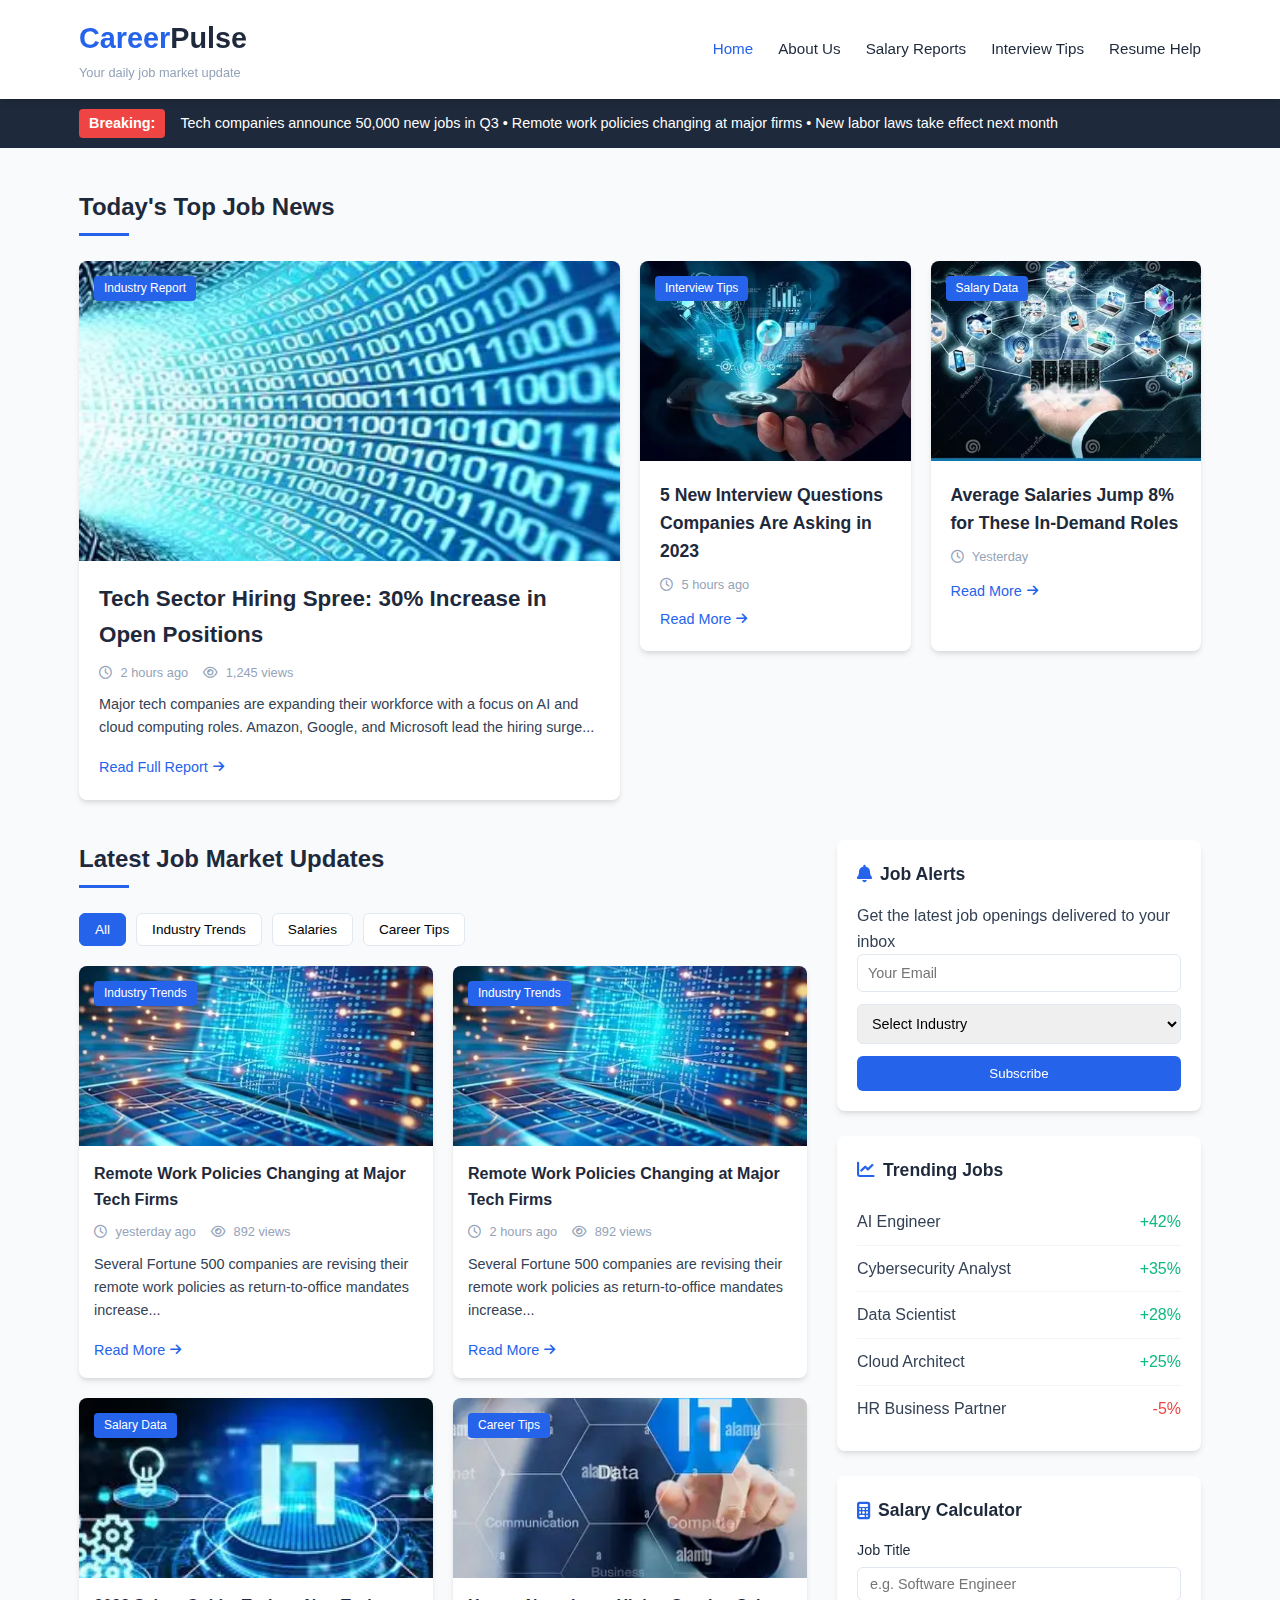
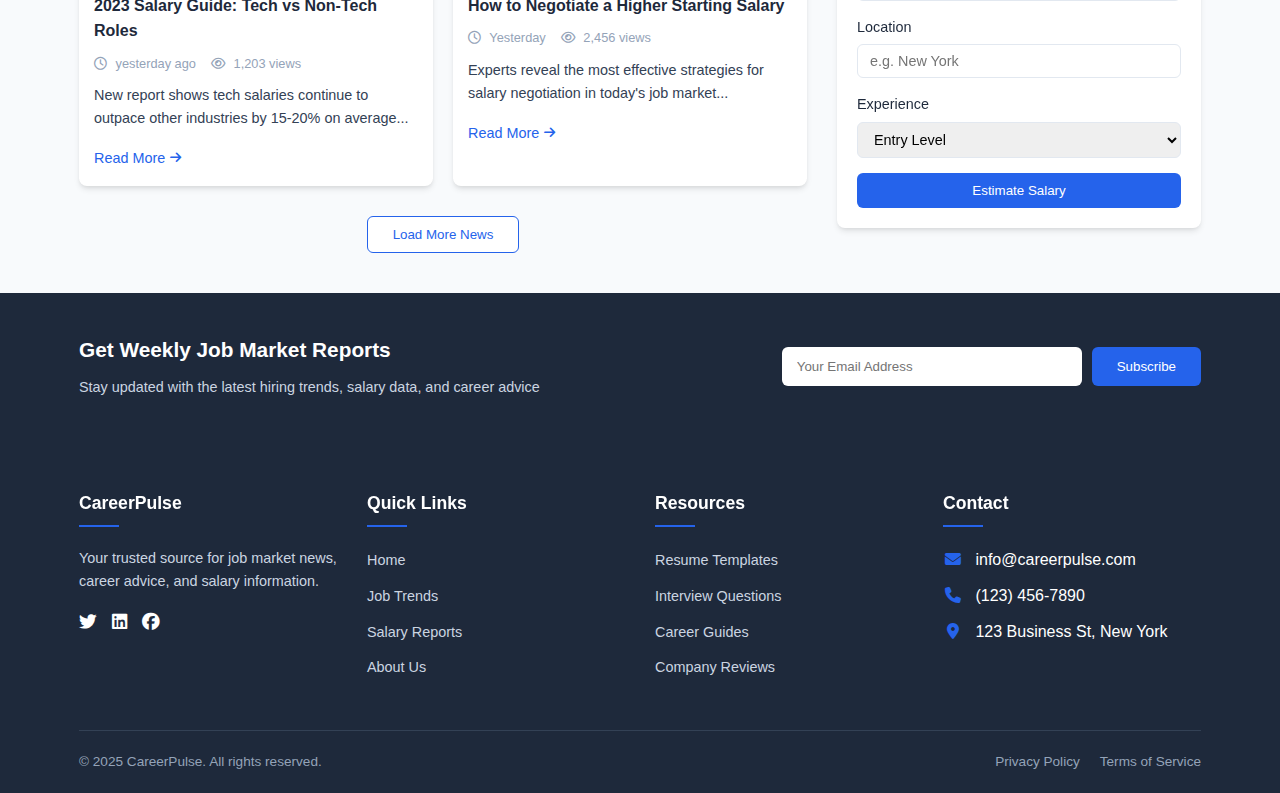
<file: index.html>
<!DOCTYPE html>
<html lang="en">
<head>
    <meta charset="UTF-8">
    <meta name="viewport" content="width=device-width, initial-scale=1.0">
    <title>CareerPulse - Job News Updates</title>
    <link rel="stylesheet" href="https://cdnjs.cloudflare.com/ajax/libs/font-awesome/6.4.0/css/all.min.css">
    <link rel="stylesheet" href="blog.css">
</head>
<body>
    <header class="header">
        <div class="container">
            <div class="logo">
                <h1><span>Career</span>Pulse</h1>
                <p>Your daily job market update</p>
            </div>
            <nav class="navbar">
                <ul>
                    <li><a href="#" class="active">Home</a></li>
                    <li><a href="./blog-about.html">About Us</a></li>
                    <li><a href="#">Salary Reports</a></li>
                    <li><a href="#">Interview Tips</a></li>
                    <li><a href="#">Resume Help</a></li>
                </ul>
            </nav>
            <div class="mobile-menu-btn">
                <i class="fas fa-bars"></i>
            </div>
        </div>
    </header>

    <div class="breaking-news">
        <div class="container">
            <span class="breaking-label">Breaking:</span>
            <div class="">
                <span> Tech companies announce 50,000 new jobs in Q3 • Remote work policies changing at major firms • New labor laws take effect next month</span>
            </div>
        </div>
    </div>

    <main class="main-content">
        <div class="container">
            <section class="featured-job-news">
                <h2 class="section-title">Today's Top Job News</h2>
                <div class="featured-grid">
                    <article class="featured-card main-feature">
                        <div class="news-image">
                            <img src="./public/img1.webp" alt="Job News">
                            <span class="news-category">Industry Report</span>
                        </div>
                        <div class="news-content">
                            <h3>Tech Sector Hiring Spree: 30% Increase in Open Positions</h3>
                            <div class="news-meta">
                                <span><i class="far fa-clock"></i> 2 hours ago</span>
                                <span><i class="far fa-eye"></i> 1,245 views</span>
                            </div>
                            <p>Major tech companies are expanding their workforce with a focus on AI and cloud computing roles. Amazon, Google, and Microsoft lead the hiring surge...</p>
                            <a href="#" class="read-more">Read Full Report <i class="fas fa-arrow-right"></i></a>
                        </div>
                    </article>

                    <article class="featured-card">
                        <div class="news-image">
                            <img src="../public/img2.webp" alt="Job News">
                            <span class="news-category">Interview Tips</span>
                        </div>
                        <div class="news-content">
                            <h3>5 New Interview Questions Companies Are Asking in 2023</h3>
                            <div class="news-meta">
                                <span><i class="far fa-clock"></i> 5 hours ago</span>
                            </div>
                            <a href="#" class="read-more">Read More <i class="fas fa-arrow-right"></i></a>
                        </div>
                    </article>

                    <article class="featured-card">
                        <div class="news-image">
                            <img src="../public/img3.webp" alt="Job News">
                            <span class="news-category">Salary Data</span>
                        </div>
                        <div class="news-content">
                            <h3>Average Salaries Jump 8% for These In-Demand Roles</h3>
                            <div class="news-meta">
                                <span><i class="far fa-clock"></i> Yesterday</span>
                            </div>
                            <a href="#" class="read-more">Read More <i class="fas fa-arrow-right"></i></a>
                        </div>
                    </article>
                </div>
            </section>

            <div class="content-wrapper">
                <section class="latest-job-news">
                    <h2 class="section-title">Latest Job Market Updates</h2>
                    <div class="news-filters">
                        <button class="filter-btn active" data-category="all">All</button>
                        <button class="filter-btn" data-category="trends">Industry Trends</button>
                        <button class="filter-btn" data-category="salaries">Salaries</button>
                        <button class="filter-btn" data-category="tips">Career Tips</button>
                    </div>
                    <div class="news-grid" id="newsContainer">
                        <!-- News articles will be loaded here by JavaScript -->
                    </div>
                    <button class="load-more" id="loadMore">Load More News</button>
                </section>

                <aside class="sidebar">
                    <div class="sidebar-widget job-alerts">
                        <h3><i class="fas fa-bell"></i> Job Alerts</h3>
                        <p>Get the latest job openings delivered to your inbox</p>
                        <form class="alert-form">
                            <input type="email" placeholder="Your Email">
                            <select>
                                <option>Select Industry</option>
                                <option>Technology</option>
                                <option>Healthcare</option>
                                <option>Finance</option>
                                <option>Education</option>
                            </select>
                            <button type="submit">Subscribe</button>
                        </form>
                    </div>

                    <div class="sidebar-widget trending-jobs">
                        <h3><i class="fas fa-chart-line"></i> Trending Jobs</h3>
                        <ul>
                            <li>
                                <span>AI Engineer</span>
                                <span class="trend-up">+42%</span>
                            </li>
                            <li>
                                <span>Cybersecurity Analyst</span>
                                <span class="trend-up">+35%</span>
                            </li>
                            <li>
                                <span>Data Scientist</span>
                                <span class="trend-up">+28%</span>
                            </li>
                            <li>
                                <span>Cloud Architect</span>
                                <span class="trend-up">+25%</span>
                            </li>
                            <li>
                                <span>HR Business Partner</span>
                                <span class="trend-down">-5%</span>
                            </li>
                        </ul>
                    </div>

                    <div class="sidebar-widget salary-calculator">
                        <h3><i class="fas fa-calculator"></i> Salary Calculator</h3>
                        <div class="calculator">
                            <div class="form-group">
                                <label>Job Title</label>
                                <input type="text" placeholder="e.g. Software Engineer">
                            </div>
                            <div class="form-group">
                                <label>Location</label>
                                <input type="text" placeholder="e.g. New York">
                            </div>
                            <div class="form-group">
                                <label>Experience</label>
                                <select>
                                    <option>Entry Level</option>
                                    <option>Mid Level</option>
                                    <option>Senior Level</option>
                                </select>
                            </div>
                            <button class="calculate-btn">Estimate Salary</button>
                        </div>
                    </div>
                </aside>
            </div>
        </div>
    </main>

    <section class="newsletter">
        <div class="container">
            <div class="newsletter-content">
                <h3>Get Weekly Job Market Reports</h3>
                <p>Stay updated with the latest hiring trends, salary data, and career advice</p>
            </div>
            <form class="newsletter-form">
                <input type="email" placeholder="Your Email Address">
                <button type="submit">Subscribe</button>
            </form>
        </div>
    </section>

    <footer class="footer">
        <div class="container">
            <div class="footer-grid">
                <div class="footer-col">
                    <h4>CareerPulse</h4>
                    <p>Your trusted source for job market news, career advice, and salary information.</p>
                    <div class="social-links">
                        <a href="#"><i class="fab fa-twitter"></i></a>
                        <a href="#"><i class="fab fa-linkedin"></i></a>
                        <a href="#"><i class="fab fa-facebook"></i></a>
                    </div>
                </div>
                <div class="footer-col">
                    <h4>Quick Links</h4>
                    <ul>
                        <li><a href="#">Home</a></li>
                        <li><a href="#">Job Trends</a></li>
                        <li><a href="#">Salary Reports</a></li>
                        <li><a href="./blog-about.html">About Us</a></li>
                    </ul>
                </div>
                <div class="footer-col">
                    <h4>Resources</h4>
                    <ul>
                        <li><a href="#">Resume Templates</a></li>
                        <li><a href="#">Interview Questions</a></li>
                        <li><a href="#">Career Guides</a></li>
                        <li><a href="#">Company Reviews</a></li>
                    </ul>
                </div>
                <div class="footer-col">
                    <h4>Contact</h4>
                    <ul>
                        <li><i class="fas fa-envelope"></i> info@careerpulse.com</li>
                        <li><i class="fas fa-phone"></i> (123) 456-7890</li>
                        <li><i class="fas fa-map-marker-alt"></i> 123 Business St, New York</li>
                    </ul>
                </div>
            </div>
            <div class="footer-bottom">
                <p>&copy; 2025 CareerPulse. All rights reserved.</p>
                <div class="footer-links">
                    <a href="#">Privacy Policy</a>
                    <a href="#">Terms of Service</a>
                </div>
            </div>
        </div>
    </footer>

    <script src="blog.js"></script>

    <script type="text/javascript">
    (function (l) {
      if (l.search[1] === "/") {
        var decoded = l.search
          .slice(1)
          .split("&")
          .map(function (s) {
            return s.replace(/~and~/g, "&");
          })
          .join("?");
        window.history.replaceState(
          null,
          null,
          l.pathname.slice(0, -1) + decoded + l.hash
        );
      }
    })(window.location);
  </script>
</body>
</html>
</file>
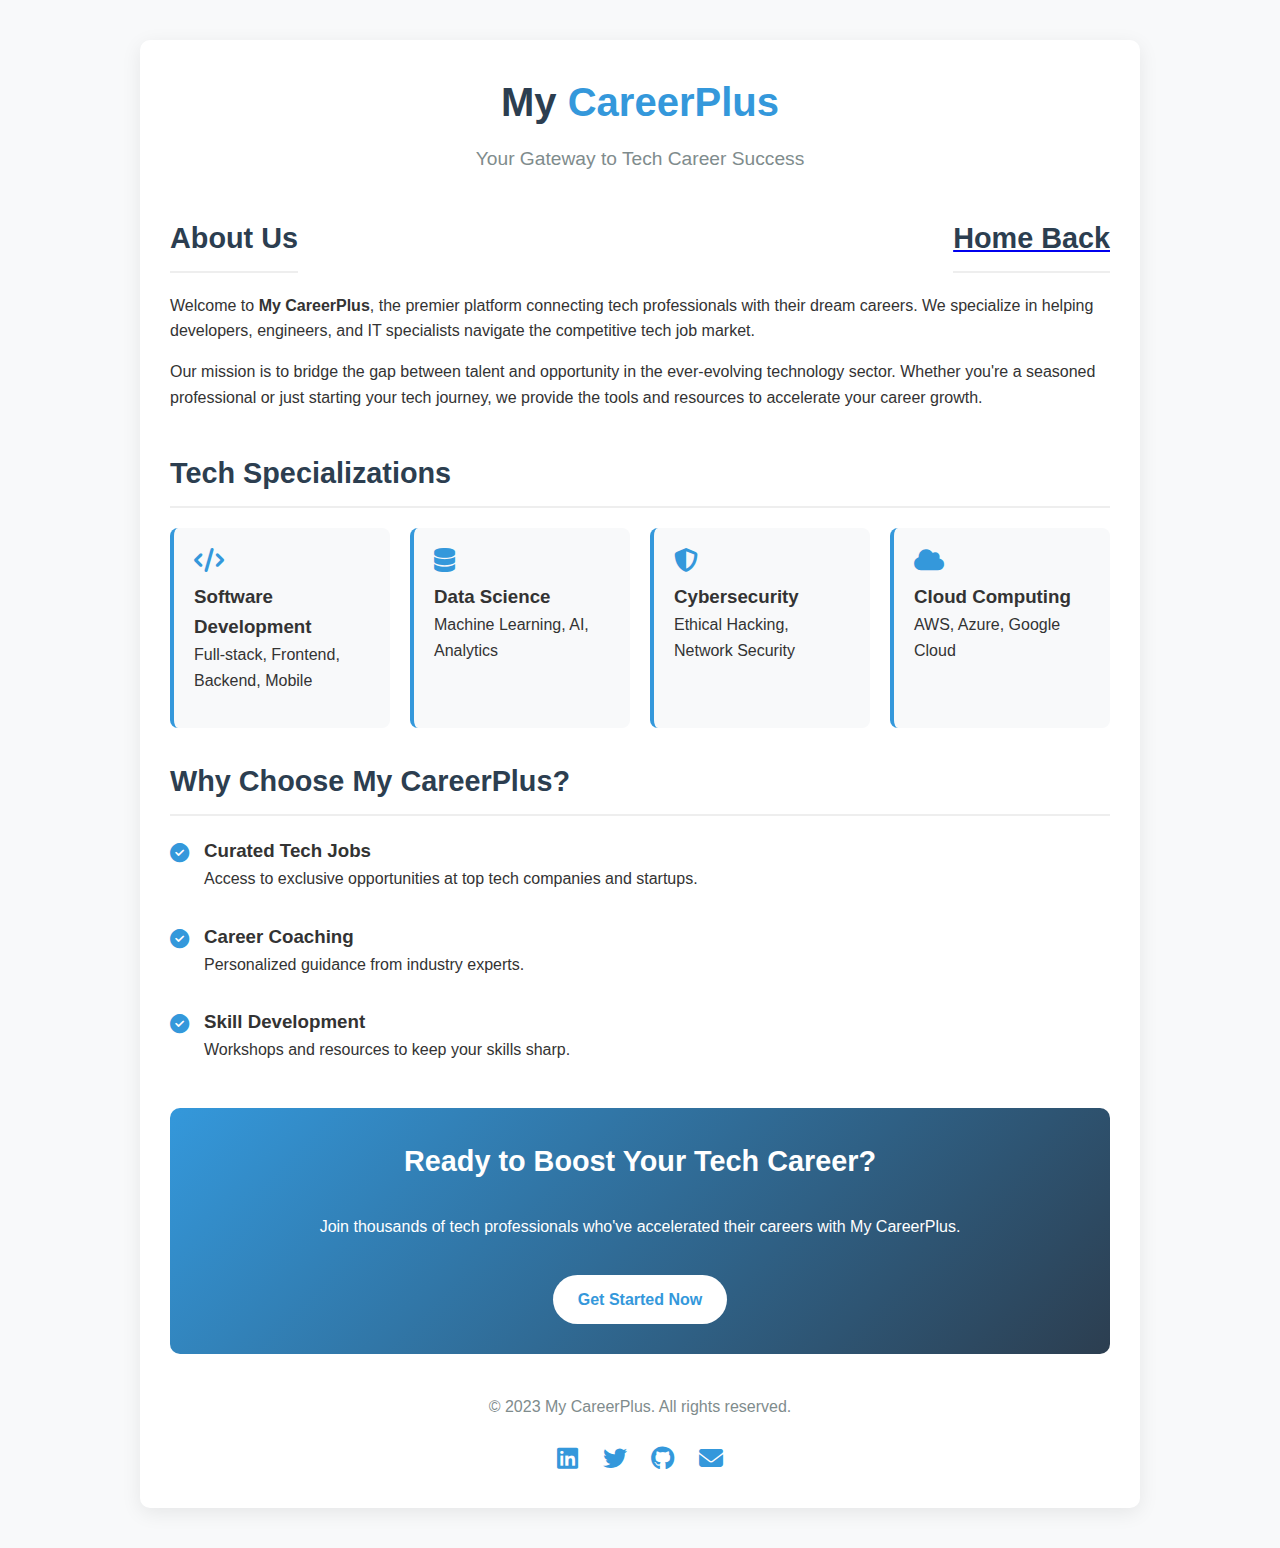
<file: blog-about.html>
<!DOCTYPE html>
<html lang="en">
<head>
    <meta charset="UTF-8">
    <meta name="viewport" content="width=device-width, initial-scale=1.0">
    <title>My CareerPlus | Tech Career Hub</title>
    <link rel="stylesheet" href="https://cdnjs.cloudflare.com/ajax/libs/font-awesome/6.4.0/css/all.min.css">
    <style>
        /* CSS Reset & Base Styles */
        * {
            margin: 0;
            padding: 0;
            box-sizing: border-box;
            font-family: 'Segoe UI', Tahoma, Geneva, Verdana, sans-serif;
        }

        body {
            background-color: #f8f9fa;
            color: #333;
            line-height: 1.6;
        }

        /* Container */
        .container {
            max-width: 1000px;
            margin: 40px auto;
            padding: 30px;
            background: #fff;
            border-radius: 10px;
            box-shadow: 0 5px 20px rgba(0, 0, 0, 0.08);
        }

        /* Header */
        header {
            text-align: center;
            margin-bottom: 40px;
        }

        .logo {
            font-size: 2.5rem;
            font-weight: 700;
            color: #2c3e50;
            margin-bottom: 10px;
        }

        .logo span {
            color: #3498db;
        }

        .tagline {
            color: #7f8c8d;
            font-size: 1.2rem;
        }

        /* About Section */
        .about-section {
            margin-bottom: 40px;
        }

        h2 {
            color: #2c3e50;
            margin-bottom: 20px;
            font-size: 1.8rem;
            border-bottom: 2px solid #eee;
            padding-bottom: 10px;
        }

        p {
            margin-bottom: 15px;
        }

        /* Tech Skills Grid */
        .skills-grid {
            display: grid;
            grid-template-columns: repeat(auto-fill, minmax(200px, 1fr));
            gap: 20px;
            margin-bottom: 30px;
        }

        .skill-card {
            background: #f8f9fa;
            padding: 20px;
            border-radius: 8px;
            border-left: 4px solid #3498db;
            transition: transform 0.3s;
        }

        .skill-card:hover {
            transform: translateY(-5px);
            box-shadow: 0 5px 15px rgba(0, 0, 0, 0.1);
        }

        .skill-card i {
            font-size: 1.5rem;
            color: #3498db;
            margin-bottom: 10px;
        }

        /* Career Highlights */
        .highlights {
            margin-bottom: 30px;
        }

        .highlight-item {
            display: flex;
            margin-bottom: 15px;
        }

        .highlight-icon {
            color: #3498db;
            font-size: 1.2rem;
            margin-right: 15px;
            margin-top: 3px;
        }

        /* Call to Action */
        .cta {
            background: linear-gradient(135deg, #3498db, #2c3e50);
            color: white;
            padding: 30px;
            border-radius: 10px;
            text-align: center;
        }

        .cta h2 {
            color: white;
            border-bottom: none;
        }

        .cta-btn {
            display: inline-block;
            background: white;
            color: #3498db;
            padding: 12px 25px;
            border-radius: 50px;
            text-decoration: none;
            font-weight: 600;
            margin-top: 20px;
            transition: all 0.3s;
        }

        .cta-btn:hover {
            transform: scale(1.05);
            box-shadow: 0 5px 15px rgba(0, 0, 0, 0.2);
        }

        /* Footer */
        footer {
            text-align: center;
            margin-top: 40px;
            color: #7f8c8d;
        }

        .social-links {
            margin-top: 20px;
        }

        .social-links a {
            color: #3498db;
            font-size: 1.5rem;
            margin: 0 10px;
            transition: all 0.3s;
        }

        .social-links a:hover {
            color: #2c3e50;
        }
        .home {
            display: flex;
            justify-content: space-between;
        }
    </style>
</head>
<body>
    <div class="container">
        <header>
            <div class="logo">My <span>CareerPlus</span></div>
            <p class="tagline">Your Gateway to Tech Career Success</p>
        </header>

        <section class="about-section">
           <div class="home"> <h2>About Us</h2> <a href="./index.html"><h2>Home Back</h2></a></div>
            <p>Welcome to <strong>My CareerPlus</strong>, the premier platform connecting tech professionals with their dream careers. We specialize in helping developers, engineers, and IT specialists navigate the competitive tech job market.</p>
            <p>Our mission is to bridge the gap between talent and opportunity in the ever-evolving technology sector. Whether you're a seasoned professional or just starting your tech journey, we provide the tools and resources to accelerate your career growth.</p>
        </section>

        <section class="skills-section">
            <h2>Tech Specializations</h2>
            <div class="skills-grid">
                <div class="skill-card">
                    <i class="fas fa-code"></i>
                    <h3>Software Development</h3>
                    <p>Full-stack, Frontend, Backend, Mobile</p>
                </div>
                <div class="skill-card">
                    <i class="fas fa-database"></i>
                    <h3>Data Science</h3>
                    <p>Machine Learning, AI, Analytics</p>
                </div>
                <div class="skill-card">
                    <i class="fas fa-shield-alt"></i>
                    <h3>Cybersecurity</h3>
                    <p>Ethical Hacking, Network Security</p>
                </div>
                <div class="skill-card">
                    <i class="fas fa-cloud"></i>
                    <h3>Cloud Computing</h3>
                    <p>AWS, Azure, Google Cloud</p>
                </div>
            </div>
        </section>

        <section class="highlights">
            <h2>Why Choose My CareerPlus?</h2>
            <div class="highlight-item">
                <div class="highlight-icon"><i class="fas fa-check-circle"></i></div>
                <div>
                    <h3>Curated Tech Jobs</h3>
                    <p>Access to exclusive opportunities at top tech companies and startups.</p>
                </div>
            </div>
            <div class="highlight-item">
                <div class="highlight-icon"><i class="fas fa-check-circle"></i></div>
                <div>
                    <h3>Career Coaching</h3>
                    <p>Personalized guidance from industry experts.</p>
                </div>
            </div>
            <div class="highlight-item">
                <div class="highlight-icon"><i class="fas fa-check-circle"></i></div>
                <div>
                    <h3>Skill Development</h3>
                    <p>Workshops and resources to keep your skills sharp.</p>
                </div>
            </div>
        </section>

        <section class="cta">
            <h2>Ready to Boost Your Tech Career?</h2>
            <p>Join thousands of tech professionals who've accelerated their careers with My CareerPlus.</p>
            <a href="#" class="cta-btn">Get Started Now</a>
        </section>

        <footer>
            <p>© 2023 My CareerPlus. All rights reserved.</p>
            <div class="social-links">
                <a href="#"><i class="fab fa-linkedin"></i></a>
                <a href="#"><i class="fab fa-twitter"></i></a>
                <a href="#"><i class="fab fa-github"></i></a>
                <a href="#"><i class="fas fa-envelope"></i></a>
            </div>
        </footer>
    </div>
</body>
</html>
</file>
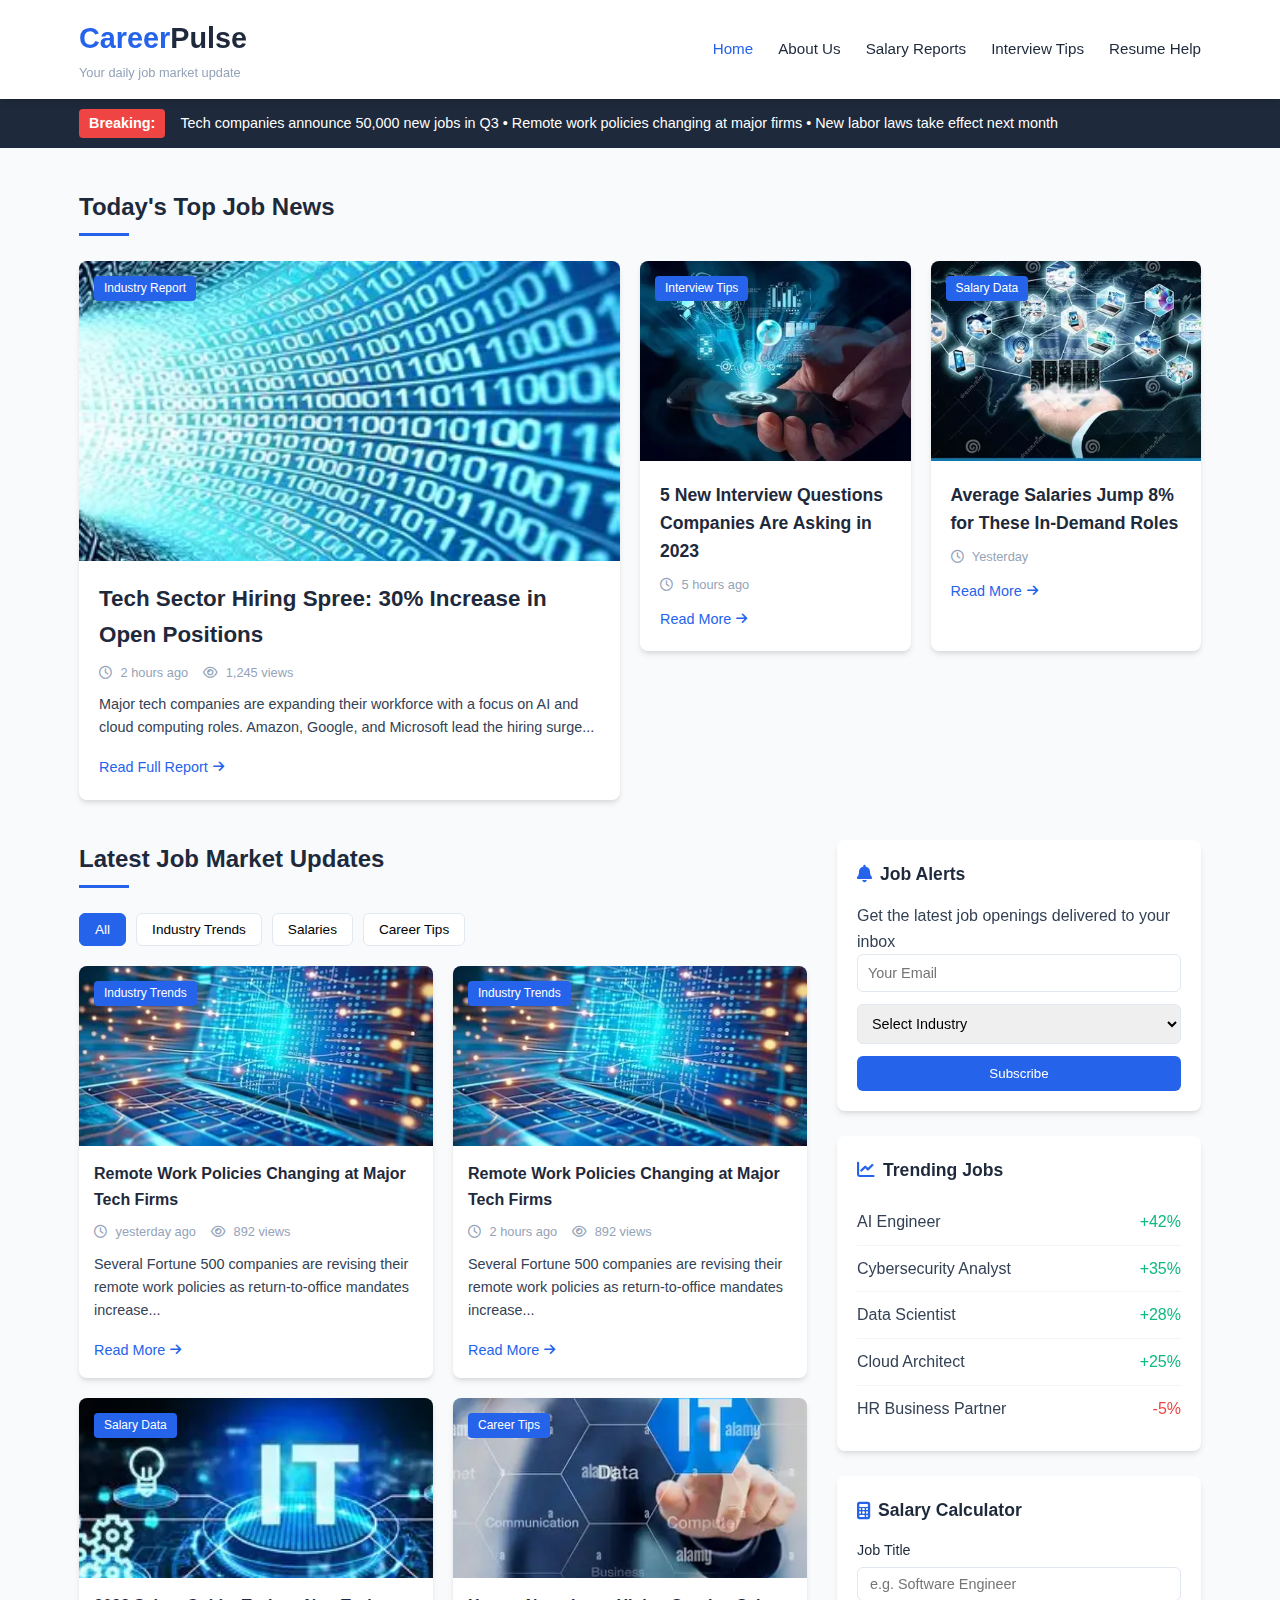
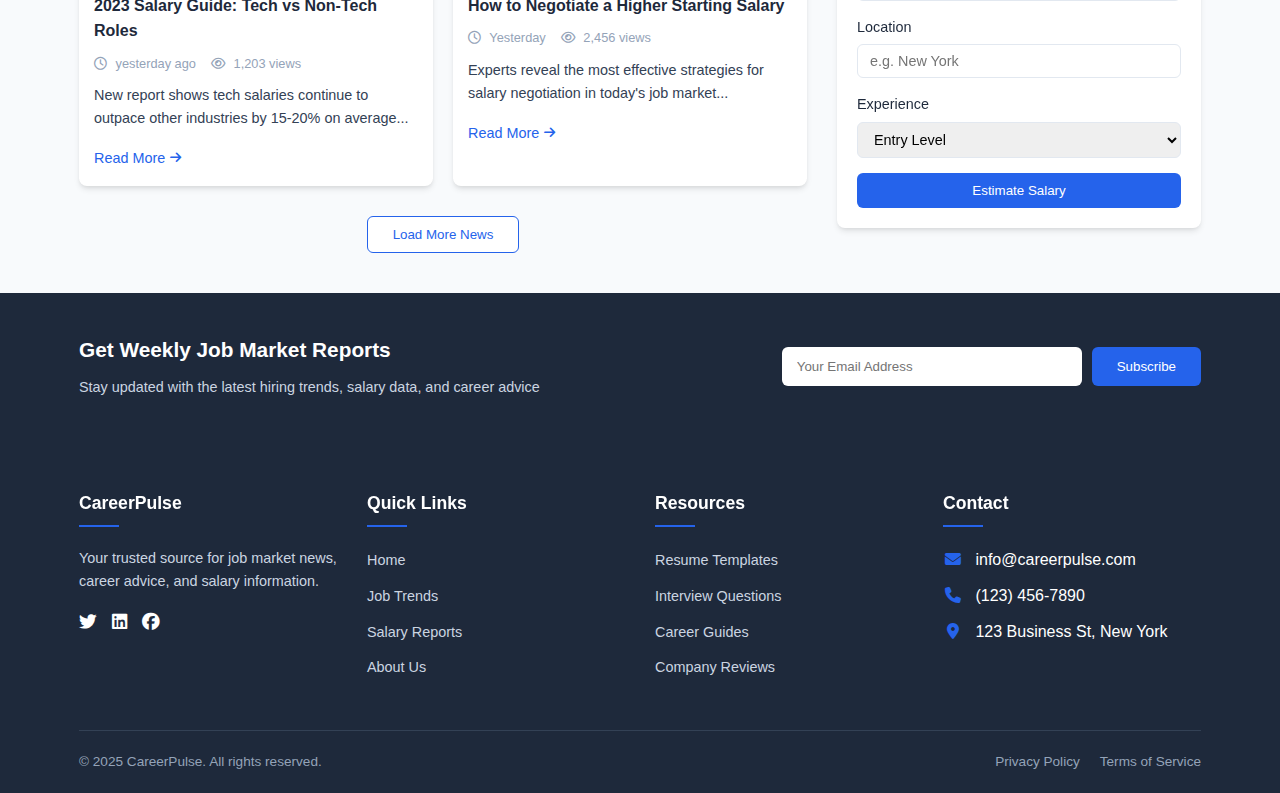
<file: blog.html>
<!DOCTYPE html>
<html lang="en">
<head>
    <meta charset="UTF-8">
    <meta name="viewport" content="width=device-width, initial-scale=1.0">
    <title>CareerPulse - Job News Updates</title>
    <link rel="stylesheet" href="https://cdnjs.cloudflare.com/ajax/libs/font-awesome/6.4.0/css/all.min.css">
    <link rel="stylesheet" href="blog.css">
</head>
<body>
    <header class="header">
        <div class="container">
            <div class="logo">
                <h1><span>Career</span>Pulse</h1>
                <p>Your daily job market update</p>
            </div>
            <nav class="navbar">
                <ul>
                    <li><a href="#" class="active">Home</a></li>
                    <li><a href="./blog-about.html">About Us</a></li>
                    <li><a href="#">Salary Reports</a></li>
                    <li><a href="#">Interview Tips</a></li>
                    <li><a href="#">Resume Help</a></li>
                </ul>
            </nav>
            <div class="mobile-menu-btn">
                <i class="fas fa-bars"></i>
            </div>
        </div>
    </header>

    <div class="breaking-news">
        <div class="container">
            <span class="breaking-label">Breaking:</span>
            <div class="">
                <span> Tech companies announce 50,000 new jobs in Q3 • Remote work policies changing at major firms • New labor laws take effect next month</span>
            </div>
        </div>
    </div>

    <main class="main-content">
        <div class="container">
            <section class="featured-job-news">
                <h2 class="section-title">Today's Top Job News</h2>
                <div class="featured-grid">
                    <article class="featured-card main-feature">
                        <div class="news-image">
                            <img src="../public/img1.webp" alt="Job News">
                            <span class="news-category">Industry Report</span>
                        </div>
                        <div class="news-content">
                            <h3>Tech Sector Hiring Spree: 30% Increase in Open Positions</h3>
                            <div class="news-meta">
                                <span><i class="far fa-clock"></i> 2 hours ago</span>
                                <span><i class="far fa-eye"></i> 1,245 views</span>
                            </div>
                            <p>Major tech companies are expanding their workforce with a focus on AI and cloud computing roles. Amazon, Google, and Microsoft lead the hiring surge...</p>
                            <a href="#" class="read-more">Read Full Report <i class="fas fa-arrow-right"></i></a>
                        </div>
                    </article>

                    <article class="featured-card">
                        <div class="news-image">
                            <img src="../public/img2.webp" alt="Job News">
                            <span class="news-category">Interview Tips</span>
                        </div>
                        <div class="news-content">
                            <h3>5 New Interview Questions Companies Are Asking in 2023</h3>
                            <div class="news-meta">
                                <span><i class="far fa-clock"></i> 5 hours ago</span>
                            </div>
                            <a href="#" class="read-more">Read More <i class="fas fa-arrow-right"></i></a>
                        </div>
                    </article>

                    <article class="featured-card">
                        <div class="news-image">
                            <img src="../public/img3.webp" alt="Job News">
                            <span class="news-category">Salary Data</span>
                        </div>
                        <div class="news-content">
                            <h3>Average Salaries Jump 8% for These In-Demand Roles</h3>
                            <div class="news-meta">
                                <span><i class="far fa-clock"></i> Yesterday</span>
                            </div>
                            <a href="#" class="read-more">Read More <i class="fas fa-arrow-right"></i></a>
                        </div>
                    </article>
                </div>
            </section>

            <div class="content-wrapper">
                <section class="latest-job-news">
                    <h2 class="section-title">Latest Job Market Updates</h2>
                    <div class="news-filters">
                        <button class="filter-btn active" data-category="all">All</button>
                        <button class="filter-btn" data-category="trends">Industry Trends</button>
                        <button class="filter-btn" data-category="salaries">Salaries</button>
                        <button class="filter-btn" data-category="tips">Career Tips</button>
                    </div>
                    <div class="news-grid" id="newsContainer">
                        <!-- News articles will be loaded here by JavaScript -->
                    </div>
                    <button class="load-more" id="loadMore">Load More News</button>
                </section>

                <aside class="sidebar">
                    <div class="sidebar-widget job-alerts">
                        <h3><i class="fas fa-bell"></i> Job Alerts</h3>
                        <p>Get the latest job openings delivered to your inbox</p>
                        <form class="alert-form">
                            <input type="email" placeholder="Your Email">
                            <select>
                                <option>Select Industry</option>
                                <option>Technology</option>
                                <option>Healthcare</option>
                                <option>Finance</option>
                                <option>Education</option>
                            </select>
                            <button type="submit">Subscribe</button>
                        </form>
                    </div>

                    <div class="sidebar-widget trending-jobs">
                        <h3><i class="fas fa-chart-line"></i> Trending Jobs</h3>
                        <ul>
                            <li>
                                <span>AI Engineer</span>
                                <span class="trend-up">+42%</span>
                            </li>
                            <li>
                                <span>Cybersecurity Analyst</span>
                                <span class="trend-up">+35%</span>
                            </li>
                            <li>
                                <span>Data Scientist</span>
                                <span class="trend-up">+28%</span>
                            </li>
                            <li>
                                <span>Cloud Architect</span>
                                <span class="trend-up">+25%</span>
                            </li>
                            <li>
                                <span>HR Business Partner</span>
                                <span class="trend-down">-5%</span>
                            </li>
                        </ul>
                    </div>

                    <div class="sidebar-widget salary-calculator">
                        <h3><i class="fas fa-calculator"></i> Salary Calculator</h3>
                        <div class="calculator">
                            <div class="form-group">
                                <label>Job Title</label>
                                <input type="text" placeholder="e.g. Software Engineer">
                            </div>
                            <div class="form-group">
                                <label>Location</label>
                                <input type="text" placeholder="e.g. New York">
                            </div>
                            <div class="form-group">
                                <label>Experience</label>
                                <select>
                                    <option>Entry Level</option>
                                    <option>Mid Level</option>
                                    <option>Senior Level</option>
                                </select>
                            </div>
                            <button class="calculate-btn">Estimate Salary</button>
                        </div>
                    </div>
                </aside>
            </div>
        </div>
    </main>

    <section class="newsletter">
        <div class="container">
            <div class="newsletter-content">
                <h3>Get Weekly Job Market Reports</h3>
                <p>Stay updated with the latest hiring trends, salary data, and career advice</p>
            </div>
            <form class="newsletter-form">
                <input type="email" placeholder="Your Email Address">
                <button type="submit">Subscribe</button>
            </form>
        </div>
    </section>

    <footer class="footer">
        <div class="container">
            <div class="footer-grid">
                <div class="footer-col">
                    <h4>CareerPulse</h4>
                    <p>Your trusted source for job market news, career advice, and salary information.</p>
                    <div class="social-links">
                        <a href="#"><i class="fab fa-twitter"></i></a>
                        <a href="#"><i class="fab fa-linkedin"></i></a>
                        <a href="#"><i class="fab fa-facebook"></i></a>
                    </div>
                </div>
                <div class="footer-col">
                    <h4>Quick Links</h4>
                    <ul>
                        <li><a href="#">Home</a></li>
                        <li><a href="#">Job Trends</a></li>
                        <li><a href="#">Salary Reports</a></li>
                        <li><a href="./blog-about.html">About Us</a></li>
                    </ul>
                </div>
                <div class="footer-col">
                    <h4>Resources</h4>
                    <ul>
                        <li><a href="#">Resume Templates</a></li>
                        <li><a href="#">Interview Questions</a></li>
                        <li><a href="#">Career Guides</a></li>
                        <li><a href="#">Company Reviews</a></li>
                    </ul>
                </div>
                <div class="footer-col">
                    <h4>Contact</h4>
                    <ul>
                        <li><i class="fas fa-envelope"></i> info@careerpulse.com</li>
                        <li><i class="fas fa-phone"></i> (123) 456-7890</li>
                        <li><i class="fas fa-map-marker-alt"></i> 123 Business St, New York</li>
                    </ul>
                </div>
            </div>
            <div class="footer-bottom">
                <p>&copy; 2025 CareerPulse. All rights reserved.</p>
                <div class="footer-links">
                    <a href="#">Privacy Policy</a>
                    <a href="#">Terms of Service</a>
                </div>
            </div>
        </div>
    </footer>

    <script src="blog.js"></script>

    <script type="text/javascript">
    (function (l) {
      if (l.search[1] === "/") {
        var decoded = l.search
          .slice(1)
          .split("&")
          .map(function (s) {
            return s.replace(/~and~/g, "&");
          })
          .join("?");
        window.history.replaceState(
          null,
          null,
          l.pathname.slice(0, -1) + decoded + l.hash
        );
      }
    })(window.location);
  </script>
</body>
</html>
</file>
<file: blog.css>
/* Global Styles */
:root {
    --primary-color: #2563eb;
    --secondary-color: #1e40af;
    --accent-color: #3b82f6;
    --light-color: #f8fafc;
    --dark-color: #1e293b;
    --text-color: #334155;
    --gray-color: #94a3b8;
    --success-color: #10b981;
    --danger-color: #ef4444;
    --warning-color: #f59e0b;
    --box-shadow: 0 4px 6px -1px rgba(0, 0, 0, 0.1), 0 2px 4px -1px rgba(0, 0, 0, 0.06);
    --transition: all 0.3s ease;
}

* {
    margin: 0;
    padding: 0;
    box-sizing: border-box;
}

body {
    font-family: 'Inter', sans-serif;
    line-height: 1.6;
    color: var(--text-color);
    background-color: var(--light-color);
}

.container {
    width: 90%;
    max-width: 1200px;
    margin: 0 auto;
    padding: 0 15px;
}

a {
    text-decoration: none;
    color: var(--primary-color);
    transition: var(--transition);
}

a:hover {
    color: var(--secondary-color);
}

img {
    max-width: 100%;
    height: auto;
    display: block;
}

.btn {
    display: inline-block;
    padding: 10px 20px;
    background-color: var(--primary-color);
    color: white;
    border: none;
    border-radius: 6px;
    cursor: pointer;
    font-weight: 500;
    transition: var(--transition);
}

.btn:hover {
    background-color: var(--secondary-color);
    transform: translateY(-2px);
}

/* Header Styles */
.header {
    background-color: white;
    box-shadow: var(--box-shadow);
    position: sticky;
    top: 0;
    z-index: 1000;
    padding: 15px 0;
}

.header .container {
    display: flex;
    justify-content: space-between;
    align-items: center;
}

.logo h1 {
    color: var(--dark-color);
    font-size: 1.8rem;
}

.logo h1 span {
    color: var(--primary-color);
}

.logo p {
    font-size: 0.8rem;
    color: var(--gray-color);
    margin-top: 2px;
}

.navbar ul {
    display: flex;
    list-style: none;
}

.navbar ul li {
    margin-left: 25px;
}

.navbar ul li a {
    color: var(--dark-color);
    font-weight: 500;
    font-size: 0.95rem;
}

.navbar ul li a:hover,
.navbar ul li a.active {
    color: var(--primary-color);
}

.mobile-menu-btn {
    display: none;
    font-size: 1.5rem;
    color: var(--dark-color);
    cursor: pointer;
}

/* Breaking News Styles */
.breaking-news {
    background-color: var(--dark-color);
    color: white;
    padding: 10px 0;
    font-size: 0.9rem;
}

.breaking-news .container {
    display: flex;
    align-items: center;
}

.breaking-label {
    background-color: var(--danger-color);
    padding: 3px 10px;
    border-radius: 4px;
    font-weight: bold;
    margin-right: 15px;
}



/* Main Content Styles */
.main-content {
    padding: 40px 0;
}

.section-title {
    margin-bottom: 25px;
    color: var(--dark-color);
    font-size: 1.5rem;
    position: relative;
    padding-bottom: 10px;
}

.section-title::after {
    content: '';
    position: absolute;
    bottom: 0;
    left: 0;
    width: 50px;
    height: 3px;
    background-color: var(--primary-color);
}

/* Featured Job News */
.featured-grid {
    display: grid;
    grid-template-columns: 2fr 1fr 1fr;
    gap: 20px;
    margin-bottom: 40px;
}

.featured-card {
    background-color: white;
    border-radius: 8px;
    overflow: hidden;
    box-shadow: var(--box-shadow);
    transition: var(--transition);
}

.featured-card:hover {
    transform: translateY(-5px);
    box-shadow: 0 10px 15px -3px rgba(0, 0, 0, 0.1);
}

.main-feature {
    grid-row: span 2;
}

.news-image {
    position: relative;
    height: 200px;
    overflow: hidden;
}

.main-feature .news-image {
    height: 300px;
}

.news-image img {
    width: 100%;
    height: 100%;
    object-fit: cover;
    transition: var(--transition);
}

.featured-card:hover .news-image img {
    transform: scale(1.05);
}

.news-category {
    position: absolute;
    top: 15px;
    left: 15px;
    background-color: var(--primary-color);
    color: white;
    padding: 3px 10px;
    border-radius: 4px;
    font-size: 0.75rem;
    font-weight: 500;
}

.news-content {
    padding: 20px;
}

.news-content h3 {
    font-size: 1.1rem;
    margin-bottom: 10px;
    color: var(--dark-color);
}

.main-feature .news-content h3 {
    font-size: 1.4rem;
}

.news-meta {
    display: flex;
    gap: 15px;
    margin-bottom: 10px;
    font-size: 0.8rem;
    color: var(--gray-color);
}

.news-meta i {
    margin-right: 5px;
}

.news-content p {
    margin-bottom: 15px;
    font-size: 0.9rem;
    color: var(--text-color);
}

.read-more {
    display: inline-flex;
    align-items: center;
    font-weight: 500;
    font-size: 0.9rem;
    color: var(--primary-color);
}

.read-more i {
    margin-left: 5px;
    font-size: 0.8rem;
    transition: var(--transition);
}

.read-more:hover i {
    transform: translateX(3px);
}

/* Content Wrapper */
.content-wrapper {
    display: grid;
    grid-template-columns: 2fr 1fr;
    gap: 30px;
}

/* News Filters */
.news-filters {
    display: flex;
    gap: 10px;
    margin-bottom: 20px;
    flex-wrap: wrap;
}

.filter-btn {
    padding: 8px 15px;
    background-color: white;
    border: 1px solid #e2e8f0;
    border-radius: 6px;
    cursor: pointer;
    font-size: 0.85rem;
    transition: var(--transition);
}

.filter-btn:hover,
.filter-btn.active {
    background-color: var(--primary-color);
    color: white;
    border-color: var(--primary-color);
}

/* News Grid */
.news-grid {
    display: grid;
    grid-template-columns: repeat(auto-fill, minmax(300px, 1fr));
    gap: 20px;
    margin-bottom: 30px;
}

.news-card {
    background-color: white;
    border-radius: 8px;
    overflow: hidden;
    box-shadow: var(--box-shadow);
    transition: var(--transition);
}

.news-card:hover {
    transform: translateY(-5px);
}

.news-card .news-image {
    height: 180px;
}

.news-card .news-content {
    padding: 15px;
}

.news-card h3 {
    font-size: 1rem;
    margin-bottom: 10px;
}

.load-more {
    display: block;
    margin: 0 auto;
    padding: 10px 25px;
    background-color: white;
    border: 1px solid var(--primary-color);
    color: var(--primary-color);
    border-radius: 6px;
    cursor: pointer;
    transition: var(--transition);
}

.load-more:hover {
    background-color: var(--primary-color);
    color: white;
}

/* Sidebar Styles */
.sidebar {
    position: sticky;
    top: 100px;
}

.sidebar-widget {
    background-color: white;
    border-radius: 8px;
    padding: 20px;
    margin-bottom: 25px;
    box-shadow: var(--box-shadow);
}

.sidebar-widget h3 {
    margin-bottom: 15px;
    font-size: 1.1rem;
    color: var(--dark-color);
    display: flex;
    align-items: center;
}

.sidebar-widget h3 i {
    margin-right: 8px;
    color: var(--primary-color);
}

.alert-form {
    display: flex;
    flex-direction: column;
    gap: 12px;
}

.alert-form input,
.alert-form select {
    padding: 10px;
    border: 1px solid #e2e8f0;
    border-radius: 6px;
    font-size: 0.9rem;
}

.alert-form button {
    width: 100%;
    padding: 10px;
    background-color: var(--primary-color);
    color: white;
    border: none;
    border-radius: 6px;
    cursor: pointer;
    font-weight: 500;
    transition: var(--transition);
}

.alert-form button:hover {
    background-color: var(--secondary-color);
}

.trending-jobs ul {
    list-style: none;
}

.trending-jobs li {
    display: flex;
    justify-content: space-between;
    padding: 10px 0;
    border-bottom: 1px solid #f1f5f9;
}

.trending-jobs li:last-child {
    border-bottom: none;
}

.trend-up {
    color: var(--success-color);
    font-weight: 500;
}

.trend-down {
    color: var(--danger-color);
    font-weight: 500;
}

.calculator .form-group {
    margin-bottom: 15px;
}

.calculator label {
    display: block;
    margin-bottom: 5px;
    font-size: 0.9rem;
    color: var(--dark-color);
}

.calculator input,
.calculator select {
    width: 100%;
    padding: 8px 12px;
    border: 1px solid #e2e8f0;
    border-radius: 6px;
    font-size: 0.9rem;
}

.calculate-btn {
    width: 100%;
    padding: 10px;
    background-color: var(--primary-color);
    color: white;
    border: none;
    border-radius: 6px;
    cursor: pointer;
    font-weight: 500;
    transition: var(--transition);
}

.calculate-btn:hover {
    background-color: var(--secondary-color);
}

/* Newsletter Section */
.newsletter {
    background-color: var(--dark-color);
    color: white;
    padding: 40px 0;
}

.newsletter .container {
    display: flex;
    justify-content: space-between;
    align-items: center;
}

.newsletter-content h3 {
    font-size: 1.3rem;
    margin-bottom: 10px;
}

.newsletter-content p {
    color: #cbd5e1;
    font-size: 0.9rem;
}

.newsletter-form {
    display: flex;
    gap: 10px;
}

.newsletter-form input {
    padding: 12px 15px;
    border: none;
    border-radius: 6px;
    min-width: 300px;
}

.newsletter-form button {
    padding: 12px 25px;
    background-color: var(--primary-color);
    color: white;
    border: none;
    border-radius: 6px;
    cursor: pointer;
    font-weight: 500;
    transition: var(--transition);
}

.newsletter-form button:hover {
    background-color: var(--accent-color);
}

/* Footer Styles */
.footer {
    background-color: var(--dark-color);
    color: white;
    padding: 50px 0 20px;
}

.footer-grid {
    display: grid;
    grid-template-columns: repeat(auto-fit, minmax(200px, 1fr));
    gap: 30px;
    margin-bottom: 40px;
}

.footer-col h4 {
    font-size: 1.1rem;
    margin-bottom: 20px;
    position: relative;
    padding-bottom: 10px;
}

.footer-col h4::after {
    content: '';
    position: absolute;
    bottom: 0;
    left: 0;
    width: 40px;
    height: 2px;
    background-color: var(--primary-color);
}

.footer-col p {
    color: #cbd5e1;
    font-size: 0.9rem;
    margin-bottom: 15px;
}

.social-links {
    display: flex;
    gap: 15px;
}

.social-links a {
    color: white;
    font-size: 1.1rem;
    transition: var(--transition);
}

.social-links a:hover {
    color: var(--primary-color);
}

.footer-col ul {
    list-style: none;
}

.footer-col ul li {
    margin-bottom: 10px;
}

.footer-col ul li a {
    color: #cbd5e1;
    font-size: 0.9rem;
    transition: var(--transition);
}

.footer-col ul li a:hover {
    color: white;
    padding-left: 5px;
}

.footer-col ul li i {
    margin-right: 8px;
    color: var(--primary-color);
    width: 20px;
    text-align: center;
}

.footer-bottom {
    display: flex;
    justify-content: space-between;
    align-items: center;
    padding-top: 20px;
    border-top: 1px solid #334155;
    font-size: 0.85rem;
    color: #94a3b8;
}

.footer-links {
    display: flex;
    gap: 20px;
}

.footer-links a {
    color: #94a3b8;
    font-size: 0.85rem;
}

/* Responsive Styles */
@media (max-width: 1024px) {
    .featured-grid {
        grid-template-columns: 1fr 1fr;
    }
    
    .main-feature {
        grid-column: span 2;
    }
    
    .content-wrapper {
        grid-template-columns: 1fr;
    }
    
    .sidebar {
        position: static;
        margin-top: 40px;
    }
    
    .newsletter .container {
        flex-direction: column;
        text-align: center;
        gap: 20px;
    }
    
    .newsletter-form {
        width: 100%;
        justify-content: center;
    }
}

@media (max-width: 768px) {
    .navbar {
        display: none;
    }
    
    .mobile-menu-btn {
        display: block;
    }
    
    .featured-grid {
        grid-template-columns: 1fr;
    }
    
    .main-feature {
        grid-column: span 1;
    }
    
    .newsletter-form {
        flex-direction: column;
    }
    
    .newsletter-form input {
        min-width: auto;
        width: 100%;
    }
    
    .footer-bottom {
        flex-direction: column;
        gap: 15px;
    }
}
</file>
